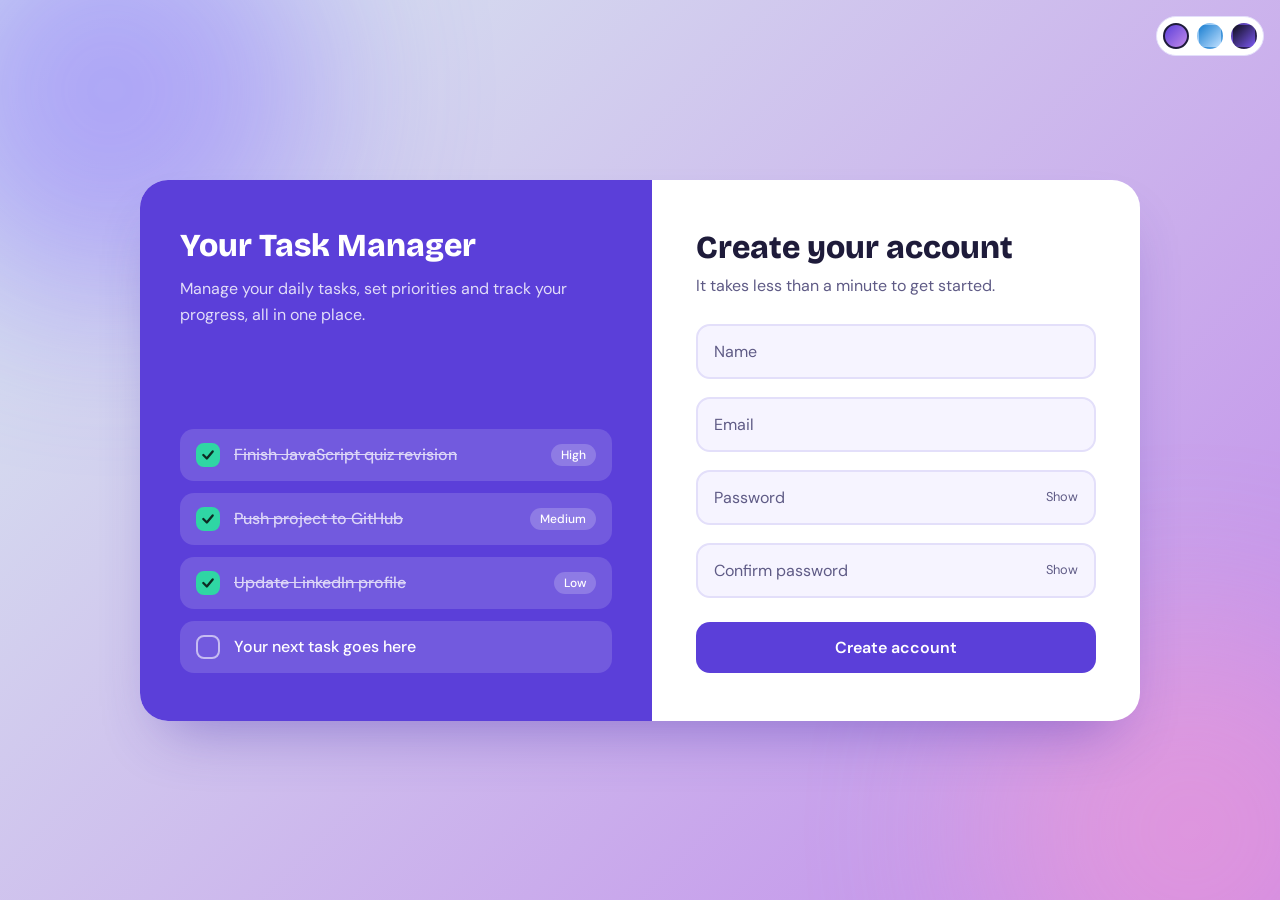
<file: index.html>
<!DOCTYPE html>
<html lang="en">
<head>
<meta charset="UTF-8">
<meta name="viewport" content="width=device-width, initial-scale=1">
<title>Task Manager - Sign Up</title>
<link rel="preconnect" href="https://fonts.googleapis.com">
<link href="https://fonts.googleapis.com/css2?family=Bricolage+Grotesque:wght@600;800&family=DM+Sans:wght@400;500&display=swap" rel="stylesheet">
<link rel="stylesheet" href="theme.css">
<script src="theme.js"></script>
<style>
  * { box-sizing: border-box; margin: 0; padding: 0; }
  body {
    font-family: "DM Sans", system-ui, sans-serif;
    min-height: 100vh;
    display: grid; place-items: center; padding: 24px;
  }
  h1, h2 { font-family: "Bricolage Grotesque", "Segoe UI", sans-serif; }

  .card {
    width: min(1000px, 100%); display: grid; grid-template-columns: 1.05fr 1fr;
    background: var(--card); border-radius: 28px; overflow: hidden;
    box-shadow: 0 30px 60px -25px var(--shadow);
    animation: cardIn .7s cubic-bezier(.2,.8,.2,1) both;
  }
  @keyframes cardIn { from { opacity: 0; transform: translateY(24px) scale(.98); } to { opacity: 1; transform: none; } }

  .board {
    background: var(--accent); color: var(--on-accent); padding: 48px 40px;
    display: flex; flex-direction: column; justify-content: space-between; gap: 32px;
  }
  .board h2 { font-size: 2rem; line-height: 1.15; font-weight: 800; }
  .board p { color: rgba(255,255,255,.82); margin-top: 12px; line-height: 1.6; max-width: 36ch; }

  .tasks { list-style: none; display: grid; gap: 12px; }
  .tasks li {
    display: flex; align-items: center; gap: 14px;
    background: rgba(255,255,255,.14); border-radius: 14px; padding: 14px 16px; font-weight: 500;
  }
  .tick { width: 24px; height: 24px; flex: none; border: 2px solid rgba(255,255,255,.6); border-radius: 8px; display: grid; place-items: center; }
  .tick svg { width: 14px; height: 14px; stroke: #0d2b22; opacity: 0; }
  .tag { margin-left: auto; font-size: .75rem; font-style: normal; background: rgba(255,255,255,.2); padding: 3px 10px; border-radius: 99px; }
  .tasks li.auto .tick { animation: fillTick .4s forwards; }
  .tasks li.auto .tick svg { animation: showTick .4s forwards; }
  .tasks li.auto span.txt { animation: strike .4s forwards; }
  .tasks li:nth-child(1).auto * { animation-delay: .9s; }
  .tasks li:nth-child(2).auto * { animation-delay: 1.7s; }
  .tasks li:nth-child(3).auto * { animation-delay: 2.5s; }
  @keyframes fillTick { to { background: var(--mint); border-color: var(--mint); } }
  @keyframes showTick { to { opacity: 1; } }
  @keyframes strike { to { text-decoration: line-through; opacity: .75; } }

  .form-side { padding: 48px 44px; display: flex; flex-direction: column; justify-content: center; }
  .form-side h1 { font-size: 2rem; font-weight: 800; }
  .sub { color: var(--muted); margin: 8px 0 28px; }

  .field { position: relative; margin-bottom: 18px; }
  .field input {
    width: 100%; padding: 22px 16px 8px; border: 2px solid var(--line); border-radius: 14px;
    font: inherit; color: var(--ink); background: var(--soft);
    transition: border-color .2s, background-color .2s, box-shadow .2s;
  }
  .field label { position: absolute; left: 18px; top: 17px; color: var(--muted); pointer-events: none; transition: all .15s; }
  .field input:focus { outline: none; border-color: var(--accent); background: var(--card); box-shadow: 0 0 0 4px color-mix(in srgb, var(--accent) 18%, transparent); }
  .field input:focus + label, .field input:not(:placeholder-shown) + label { top: 6px; font-size: .72rem; color: var(--accent); }
  .field.bad input { border-color: var(--high); }
  .field .msg { display: none; color: var(--high); font-size: .8rem; margin: 6px 4px 0; }
  .field.bad .msg { display: block; animation: shake .35s; }
  @keyframes shake { 25% { transform: translateX(-4px); } 75% { transform: translateX(4px); } }

  .eye { position: absolute; right: 12px; top: 14px; background: none; border: 0; cursor: pointer; color: var(--muted); font: inherit; font-size: .8rem; padding: 4px 6px; }
  .eye:focus-visible, .go:focus-visible { outline: 3px solid var(--mint); outline-offset: 2px; }

  .go {
    width: 100%; margin-top: 6px; padding: 15px; border: 0; border-radius: 14px;
    background: var(--accent); color: var(--on-accent); font: 600 1rem "DM Sans", sans-serif; cursor: pointer;
    transition: background-color .2s, transform .15s, box-shadow .2s;
  }
  .go:hover { background: var(--accent-hover); transform: translateY(-2px); box-shadow: 0 10px 20px -8px var(--shadow); }
  .go:active { transform: scale(.98); }

  @media (max-width: 800px) {
    .card { grid-template-columns: 1fr; }
    .board { padding: 32px 24px; order: 2; }
    .form-side { padding: 32px 24px; order: 1; }
  }
  @media (prefers-reduced-motion: reduce) {
    .card { animation: none; }
    .tasks li.auto * { animation-duration: .01s; animation-delay: 0s !important; }
  }
</style>
</head>
<body>

<!-- Theme chunnain: Default / Light / Dark -->
<div class="theme-switch floating" role="group" aria-label="Choose theme">
  <button type="button" data-theme-btn="default" title="Default (purple)" aria-label="Default purple theme" style="--sw: linear-gradient(135deg,#5b3fd9,#c28aea)"></button>
  <button type="button" data-theme-btn="light" title="Light (sky blue)" aria-label="Light theme" style="--sw: linear-gradient(135deg,#1b7fd1,#bfe0ff)"></button>
  <button type="button" data-theme-btn="dark" title="Dark" aria-label="Dark theme" style="--sw: linear-gradient(135deg,#0f0d1c,#7a58f0)"></button>
</div>

<main class="card">
  <section class="board" aria-label="About Your Task Manager">
    <div>
      <h2>Your Task Manager</h2>
      <p>Manage your daily tasks, set priorities and track your progress, all in one place.</p>
    </div>
    <ul class="tasks">
      <li class="auto"><span class="tick"><svg viewBox="0 0 24 24" fill="none" stroke-width="4" stroke-linecap="round" stroke-linejoin="round"><path d="M4 12l6 6L20 6"/></svg></span><span class="txt">Finish JavaScript quiz revision</span><em class="tag">High</em></li>
      <li class="auto"><span class="tick"><svg viewBox="0 0 24 24" fill="none" stroke-width="4" stroke-linecap="round" stroke-linejoin="round"><path d="M4 12l6 6L20 6"/></svg></span><span class="txt">Push project to GitHub</span><em class="tag">Medium</em></li>
      <li class="auto"><span class="tick"><svg viewBox="0 0 24 24" fill="none" stroke-width="4" stroke-linecap="round" stroke-linejoin="round"><path d="M4 12l6 6L20 6"/></svg></span><span class="txt">Update LinkedIn profile</span><em class="tag">Low</em></li>
      <li><span class="tick"></span><span>Your next task goes here</span></li>
    </ul>
  </section>

  <section class="form-side">
    <h1>Create your account</h1>
    <p class="sub">It takes less than a minute to get started.</p>

    <form id="signupForm" novalidate>
      <div class="field" id="f-name">
        <input type="text" id="username" placeholder=" " autocomplete="name">
        <label for="username">Name</label>
        <div class="msg">Please enter your name.</div>
      </div>
      <div class="field" id="f-email">
        <input type="email" id="email" placeholder=" " autocomplete="email">
        <label for="email">Email</label>
        <div class="msg">Enter a valid email, like name@example.com.</div>
      </div>
      <div class="field" id="f-pass">
        <input type="password" id="password" placeholder=" " autocomplete="new-password">
        <label for="password">Password</label>
        <button type="button" class="eye" data-target="password">Show</button>
        <div class="msg">Use at least 6 characters.</div>
      </div>
      <div class="field" id="f-repass">
        <input type="password" id="re-password" placeholder=" " autocomplete="new-password">
        <label for="re-password">Confirm password</label>
        <button type="button" class="eye" data-target="re-password">Show</button>
        <div class="msg">Passwords do not match.</div>
      </div>
      <button type="submit" class="go">Create account</button>
    </form>
  </section>
</main>

<script>
  // show / hide password
  document.querySelectorAll(".eye").forEach(function (btn) {
    btn.addEventListener("click", function () {
      var input = document.getElementById(btn.dataset.target);
      var show = input.type === "password";
      input.type = show ? "text" : "password";
      btn.textContent = show ? "Hide" : "Show";
    });
  });

  function setBad(id, bad) {
    document.getElementById(id).classList.toggle("bad", bad);
    return !bad;
  }

  function signUp(e) {
    e.preventDefault();

    var name = document.getElementById("username").value.trim();
    var email = document.getElementById("email").value.trim();
    var password = document.getElementById("password").value;
    var rePassword = document.getElementById("re-password").value;

    var a = setBad("f-name", name === "");
    var b = setBad("f-email", !/^[^\s@]+@[^\s@]+\.[^\s@]+$/.test(email));
    var c = setBad("f-pass", password.length < 6);
    var d = setBad("f-repass", rePassword === "" || password !== rePassword);

    if (!(a && b && c && d)) return;

    // same localStorage keys as before, dashboard reads 'Username'
    localStorage.setItem("Username", name);
    localStorage.setItem("Email", email);
    localStorage.setItem("Password", password);

    window.location.href = "dashboard.html";
  }

  document.getElementById("signupForm").addEventListener("submit", signUp);
</script>
</body>
</html>
</file>
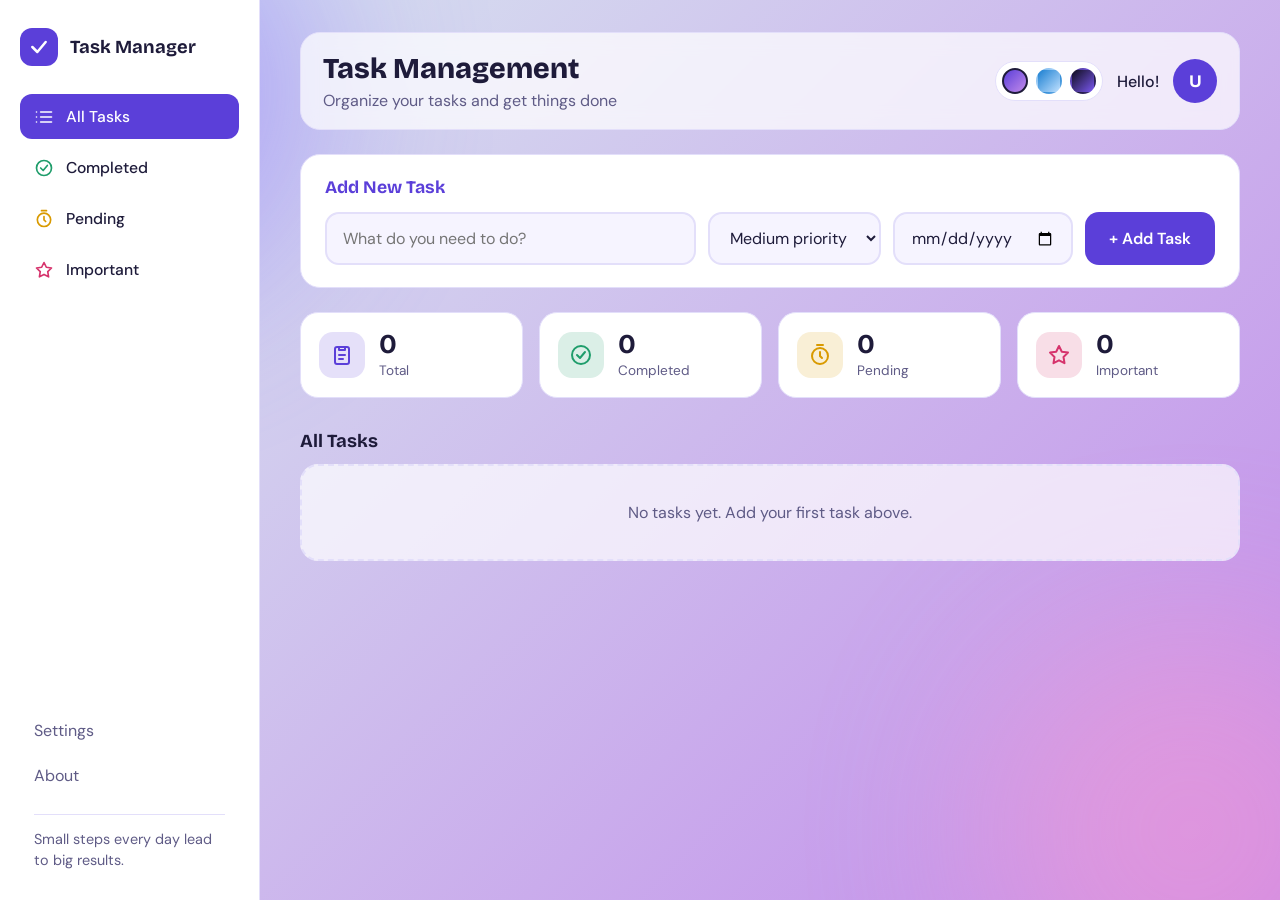
<file: dashboard.html>
<!DOCTYPE html>
<html lang="en">
<head>
<meta charset="UTF-8">
<meta name="viewport" content="width=device-width, initial-scale=1">
<title>Task Manager - Dashboard</title>
<link rel="preconnect" href="https://fonts.googleapis.com">
<link href="https://fonts.googleapis.com/css2?family=Bricolage+Grotesque:wght@600;800&family=DM+Sans:wght@400;500&display=swap" rel="stylesheet">
<link rel="stylesheet" href="theme.css">
<link rel="stylesheet" href="style.css">
<script src="theme.js"></script>
</head>
<body>

<div class="app">

  <!-- ===== Sidebar ===== -->
  <aside class="sidebar">
    <div class="brand">
      <span class="logo">
        <svg viewBox="0 0 24 24" fill="none" stroke="#fff" stroke-width="3" stroke-linecap="round" stroke-linejoin="round"><path d="M4 12l6 6L20 6"/></svg>
      </span>
      <strong>Task Manager</strong>
    </div>

    <nav class="nav" aria-label="Task filters">
      <button class="nav-item active" data-filter="all">
        <svg viewBox="0 0 24 24" fill="none" stroke="currentColor" stroke-width="2" stroke-linecap="round"><path d="M8 6h13M8 12h13M8 18h13M3 6h.01M3 12h.01M3 18h.01"/></svg>
        All Tasks
      </button>
      <button class="nav-item" data-filter="completed">
        <svg viewBox="0 0 24 24" fill="none" stroke="#1f9d6b" stroke-width="2" stroke-linecap="round" stroke-linejoin="round"><circle cx="12" cy="12" r="9"/><path d="M8 12l3 3 5-6"/></svg>
        Completed
      </button>
      <button class="nav-item" data-filter="pending">
        <svg viewBox="0 0 24 24" fill="none" stroke="#d99a00" stroke-width="2" stroke-linecap="round"><circle cx="12" cy="13" r="8"/><path d="M12 9v4l2 2M9 2h6"/></svg>
        Pending
      </button>
      <button class="nav-item" data-filter="important">
        <svg viewBox="0 0 24 24" fill="none" stroke="#d6336c" stroke-width="2" stroke-linejoin="round"><path d="M12 3l2.8 5.7 6.2.9-4.5 4.4 1 6.2L12 17.3 6.5 20.2l1-6.2L3 9.6l6.2-.9z"/></svg>
        Important
      </button>
    </nav>

    <div class="side-bottom">
      <div class="nav-static">Settings</div>
      <div class="nav-static">About</div>
      <p class="quote">Small steps every day lead to big results.</p>
    </div>
  </aside>

  <!-- ===== Main ===== -->
  <main class="content">

    <header class="topbar">
      <div>
        <h1>Task Management</h1>
        <p>Organize your tasks and get things done</p>
      </div>
      <div class="user">
        <div class="theme-switch" role="group" aria-label="Choose theme">
          <button type="button" data-theme-btn="default" title="Default (purple)" aria-label="Default purple theme" style="--sw: linear-gradient(135deg,#5b3fd9,#c28aea)"></button>
          <button type="button" data-theme-btn="light" title="Light (sky blue)" aria-label="Light theme" style="--sw: linear-gradient(135deg,#1b7fd1,#bfe0ff)"></button>
          <button type="button" data-theme-btn="dark" title="Dark" aria-label="Dark theme" style="--sw: linear-gradient(135deg,#0f0d1c,#7a58f0)"></button>
        </div>
        <span id="display-name">Hello!</span>
        <button id="name-avatar" type="button" class="name-badge" aria-label="Your profile">U</button>
      </div>
    </header>

    <!-- Add task -->
    <section class="task" aria-label="Add a new task">
      <h2 id="text">Add New Task</h2>
      <div class="second">
        <input type="text" placeholder="What do you need to do?" id="add-task" aria-label="Task description">
        <select id="select-priority" aria-label="Priority">
          <option value="High">High priority</option>
          <option value="Medium" selected>Medium priority</option>
          <option value="Low">Low priority</option>
        </select>
        <input type="date" id="task-date" class="task-date" aria-label="Due date">
        <button class="task-btn" onclick="addTask()">+ Add Task</button>
      </div>
    </section>

    <!-- Counters -->
    <section class="boxes" aria-label="Task summary">
      <div class="stat total-task">
        <span class="stat-icon" style="--c:#5b3fd9"><svg viewBox="0 0 24 24" fill="none" stroke="currentColor" stroke-width="2" stroke-linecap="round" stroke-linejoin="round"><rect x="5" y="4" width="14" height="17" rx="2"/><path d="M9 4h6v3H9zM9 12h6M9 16h4"/></svg></span>
        <div><h1 id="total-counter">0</h1><span>Total</span></div>
      </div>
      <div class="stat completed">
        <span class="stat-icon" style="--c:#1f9d6b"><svg viewBox="0 0 24 24" fill="none" stroke="currentColor" stroke-width="2" stroke-linecap="round" stroke-linejoin="round"><circle cx="12" cy="12" r="9"/><path d="M8 12l3 3 5-6"/></svg></span>
        <div><h1 id="completed-counter">0</h1><span>Completed</span></div>
      </div>
      <div class="stat pending">
        <span class="stat-icon" style="--c:#d99a00"><svg viewBox="0 0 24 24" fill="none" stroke="currentColor" stroke-width="2" stroke-linecap="round"><circle cx="12" cy="13" r="8"/><path d="M12 9v4l2 2M9 2h6"/></svg></span>
        <div><h1 id="pending-counter">0</h1><span>Pending</span></div>
      </div>
      <div class="stat important">
        <span class="stat-icon" style="--c:#d6336c"><svg viewBox="0 0 24 24" fill="none" stroke="currentColor" stroke-width="2" stroke-linejoin="round"><path d="M12 3l2.8 5.7 6.2.9-4.5 4.4 1 6.2L12 17.3 6.5 20.2l1-6.2L3 9.6l6.2-.9z"/></svg></span>
        <div><h1 id="important-counter">0</h1><span>Important</span></div>
      </div>
    </section>

    <!-- Task list -->
    <h2 class="list-title" id="list-title">All Tasks</h2>
    <div id="task-list-container"></div>

  </main>
</div>

<div class="toast-wrap" id="toast-wrap" aria-live="polite"></div>

<script src="app.js"></script>
</body>
</html>
</file>
<file: theme.css>
/* =========================================================
   theme.css - dono pages (index + dashboard) mein use hoti hai
   3 themes: default (purple), light (sky blue), dark
   Naya theme banana ho to bas ek naya [data-theme="..."] block add karo
   ========================================================= */

/* ---------- 1) DEFAULT (purple) ---------- */
:root,
[data-theme="default"] {
    --bg1: #d9ecf0;
    --bg2: #c28aea;
    --bg3: #f0bcc0;
    --blob1: #7c5cff;
    --blob2: #ff9ccf;

    --ink: #1e1b3a;
    --muted: #5f5b86;
    --card: #ffffff;
    --soft: #f6f4ff;
    --line: #e3dffa;

    --accent: #5b3fd9;
    --accent-hover: #3d27a8;
    --on-accent: #ffffff;

    --mint: #2fd6a4;
    --high: #d6336c;
    --medium: #e08a00;
    --low: #3b82f6;
    --shadow: rgba(61, 39, 168, .45);
}

/* ---------- 2) LIGHT (sky blue) ---------- */
[data-theme="light"] {
    --bg1: #e4f3ff;
    --bg2: #bfe0ff;
    --bg3: #e6f8ee;
    --blob1: #5db3ff;
    --blob2: #9be8c8;

    --ink: #0f2740;
    --muted: #4f6b88;
    --card: #ffffff;
    --soft: #f0f8ff;
    --line: #d3e6f7;

    --accent: #1b7fd1;
    --accent-hover: #135f9e;
    --on-accent: #ffffff;

    --shadow: rgba(27, 127, 209, .4);
}

/* ---------- 3) DARK ---------- */
[data-theme="dark"] {
    --bg1: #0f0d1c;
    --bg2: #261b52;
    --bg3: #0f1c33;
    --blob1: #6a4cff;
    --blob2: #1fb8a0;

    --ink: #eeeaff;
    --muted: #a8a3cf;
    --card: #1b1830;
    --soft: #262240;
    --line: #38325e;

    --accent: #7a58f0;
    --accent-hover: #9170ff;
    --on-accent: #ffffff;

    --high: #ff5c93;
    --medium: #ffb02e;
    --low: #6aa5ff;
    --shadow: rgba(0, 0, 0, .6);
}

/* ---------- animated background (colour shift) ---------- */
html { min-height: 100%; }

body {
    background: linear-gradient(135deg, var(--bg1), var(--bg2), var(--bg3), var(--bg1));
    background-size: 300% 300%;
    animation: bgShift 16s ease-in-out infinite;
    color: var(--ink);
}

@keyframes bgShift {
    0%   { background-position: 0% 50%; }
    50%  { background-position: 100% 50%; }
    100% { background-position: 0% 50%; }
}

/* do blurry colour blobs jo halka sa tairtay hain */
body::before,
body::after {
    content: "";
    position: fixed;
    z-index: -1;
    width: 420px;
    height: 420px;
    border-radius: 50%;
    filter: blur(90px);
    opacity: .45;
    pointer-events: none;
}
body::before { background: var(--blob1); top: -120px; left: -100px; animation: floatA 20s ease-in-out infinite alternate; }
body::after  { background: var(--blob2); bottom: -140px; right: -120px; animation: floatB 24s ease-in-out infinite alternate; }

@keyframes floatA { to { transform: translate(35vw, 30vh) scale(1.2); } }
@keyframes floatB { to { transform: translate(-30vw, -25vh) scale(1.15); } }

/* ---------- theme switcher ---------- */
.theme-switch {
    display: inline-flex;
    gap: 8px;
    padding: 6px;
    background: var(--card);
    border: 1px solid var(--line);
    border-radius: 99px;
}
.theme-switch.floating { position: fixed; top: 16px; right: 16px; z-index: 20; }

.theme-switch button {
    width: 26px;
    height: 26px;
    border-radius: 50%;
    border: 2px solid transparent;
    background: var(--sw);
    cursor: pointer;
    transition: transform .15s;
}
.theme-switch button:hover { transform: scale(1.15); }
.theme-switch button.active { border-color: var(--ink); }
.theme-switch button:focus-visible { outline: 3px solid var(--mint); outline-offset: 2px; }

/* theme badalte waqt smooth change */
.card, .sidebar, .task, .stat, .task-row, .topbar, .second input, .second select,
.field input, .nav-item, .theme-switch, .empty {
    transition: background-color .35s, color .35s, border-color .35s;
}

@media (prefers-reduced-motion: reduce) {
    body, body::before, body::after { animation: none; }
}
</file>
<file: style.css>
/* Colors theme.css se aate hain (variables). Yahan sirf dashboard ka layout hai. */

* { box-sizing: border-box; margin: 0; padding: 0; }

body {
    font-family: "DM Sans", system-ui, sans-serif;
}

h1, h2 { font-family: "Bricolage Grotesque", "Segoe UI", sans-serif; }

.app { display: grid; grid-template-columns: 260px 1fr; min-height: 100vh; }

/* ---------- sidebar ---------- */
.sidebar {
    background: var(--card);
    border-right: 1px solid var(--line);
    padding: 28px 20px;
    display: flex;
    flex-direction: column;
    gap: 28px;
    position: sticky;
    top: 0;
    height: 100vh;
    animation: slideRight .6s cubic-bezier(.2,.8,.2,1) both;
}
@keyframes slideRight { from { opacity: 0; transform: translateX(-30px); } to { opacity: 1; transform: none; } }

.brand { display: flex; align-items: center; gap: 12px; font-family: "Bricolage Grotesque", sans-serif; font-size: 1.15rem; }
.logo { width: 38px; height: 38px; border-radius: 12px; background: var(--accent); display: grid; place-items: center; }
.logo svg { width: 20px; height: 20px; }

.nav { display: grid; gap: 6px; }
.nav-item {
    display: flex; align-items: center; gap: 12px;
    padding: 12px 14px;
    border: 0; border-radius: 12px;
    background: none; color: var(--ink);
    font: 500 .98rem "DM Sans", sans-serif;
    cursor: pointer; text-align: left;
    transition: background-color .2s, transform .2s;
}
.nav-item svg { width: 20px; height: 20px; flex: none; }
.nav-item:hover { background: var(--soft); transform: translateX(4px); }
.nav-item.active { background: var(--accent); color: var(--on-accent); }
.nav-item.active svg { stroke: var(--on-accent); }
.nav-item:focus-visible, .task-btn:focus-visible, .icon-btn:focus-visible, .check:focus-visible {
    outline: 3px solid var(--mint); outline-offset: 2px;
}

.side-bottom { margin-top: auto; display: grid; gap: 4px; }
.nav-static { padding: 10px 14px; color: var(--muted); }
.quote { margin: 14px 14px 0; padding-top: 14px; border-top: 1px solid var(--line); color: var(--muted); font-size: .9rem; line-height: 1.5; }

/* ---------- content ---------- */
.content { padding: 32px 40px 60px; max-width: 1100px; width: 100%; }

.topbar {
    display: flex; justify-content: space-between; align-items: center; gap: 16px; flex-wrap: wrap;
    margin-bottom: 24px;
    background: color-mix(in srgb, var(--card) 72%, transparent);
    backdrop-filter: blur(10px);
    border: 1px solid var(--line);
    border-radius: 20px;
    padding: 18px 22px;
    animation: fadeUp .6s .1s cubic-bezier(.2,.8,.2,1) both;
}
.topbar h1 { font-size: 1.8rem; font-weight: 800; }
.topbar p { color: var(--muted); margin-top: 4px; }
.user { display: flex; align-items: center; gap: 14px; font-weight: 500; }
.name-badge {
    width: 44px; height: 44px; border-radius: 50%; border: 0;
    background: var(--accent); color: var(--on-accent);
    font: 700 1.1rem "Bricolage Grotesque", sans-serif;
}

@keyframes fadeUp { from { opacity: 0; transform: translateY(18px); } to { opacity: 1; transform: none; } }

/* add task card */
.task {
    background: var(--card); border: 1px solid var(--line); border-radius: 20px; padding: 22px 24px;
    animation: fadeUp .6s .2s cubic-bezier(.2,.8,.2,1) both;
}
.task h2 { font-size: 1.1rem; color: var(--accent); margin-bottom: 14px; }
.second { display: flex; flex-wrap: wrap; gap: 12px; }
.second input, .second select {
    padding: 13px 16px; border: 2px solid var(--line); border-radius: 14px;
    font: inherit; color: var(--ink); background: var(--soft);
}
.second input:focus, .second select:focus {
    outline: none; border-color: var(--accent); background: var(--card);
    box-shadow: 0 0 0 4px color-mix(in srgb, var(--accent) 18%, transparent);
}
#add-task { flex: 1 1 260px; }
.task-btn {
    padding: 13px 24px; border: 0; border-radius: 14px;
    background: var(--accent); color: var(--on-accent); font: 600 1rem "DM Sans", sans-serif;
    cursor: pointer; transition: background-color .2s, transform .15s, box-shadow .2s;
}
.task-btn:hover { background: var(--accent-hover); transform: translateY(-2px); box-shadow: 0 10px 20px -8px var(--shadow); }
.task-btn:active { transform: scale(.97); }

/* counters */
.boxes { display: grid; grid-template-columns: repeat(4, 1fr); gap: 16px; margin: 24px 0 32px; }
.stat {
    display: flex; align-items: center; gap: 14px;
    background: var(--card); border: 1px solid var(--line); border-radius: 18px; padding: 18px;
    animation: popIn .5s cubic-bezier(.2,.8,.2,1) both;
    transition: transform .2s, box-shadow .2s, background-color .35s;
}
.stat:nth-child(1) { animation-delay: .3s; }
.stat:nth-child(2) { animation-delay: .4s; }
.stat:nth-child(3) { animation-delay: .5s; }
.stat:nth-child(4) { animation-delay: .6s; }
.stat:hover { transform: translateY(-4px); box-shadow: 0 14px 24px -14px var(--shadow); }
@keyframes popIn { from { opacity: 0; transform: scale(.9) translateY(10px); } to { opacity: 1; transform: none; } }

.stat-icon {
    width: 46px; height: 46px; border-radius: 14px; flex: none;
    display: grid; place-items: center;
    color: var(--c); background: color-mix(in srgb, var(--c) 16%, var(--card));
}
.stat-icon svg { width: 24px; height: 24px; }
.stat > div { display: flex; flex-direction: column; gap: 4px; }
.stat h1 { font-size: 1.7rem; line-height: 1; align-self: flex-start; }
.stat > div > span { color: var(--muted); font-size: .85rem; }
.stat h1.bump { animation: bump .45s; }
@keyframes bump { 40% { transform: scale(1.35); color: var(--accent); } }

/* task list */
.list-title { font-size: 1.15rem; margin-bottom: 12px; }

.task-row {
    display: flex; justify-content: space-between; align-items: center; gap: 16px;
    background: var(--card); border: 1px solid var(--line);
    border-left: 6px solid var(--edge);
    border-radius: 16px; padding: 14px 18px; margin-bottom: 10px;
    transition: transform .2s, box-shadow .2s, background-color .35s;
}
.task-row:hover { transform: translateX(4px); box-shadow: 0 10px 20px -14px var(--shadow); }
.task-row.new { animation: rowIn .55s cubic-bezier(.2,.8,.2,1); }
@keyframes rowIn {
    from { opacity: 0; transform: translateY(-14px) scale(.97); }
    60%  { box-shadow: 0 0 0 4px color-mix(in srgb, var(--mint) 45%, transparent); }
    to   { opacity: 1; transform: none; }
}
.task-main { display: flex; align-items: center; gap: 14px; min-width: 0; }
.check {
    width: 28px; height: 28px; flex: none; cursor: pointer;
    border: 2px solid var(--line); border-radius: 9px; background: var(--card);
    display: grid; place-items: center; font-size: .9rem; color: transparent;
    transition: transform .15s, background-color .2s;
}
.check:hover { transform: scale(1.12); }
.check.on { background: var(--mint); border-color: var(--mint); color: #0d2b22; }
.task-text { font-size: 1.05rem; font-weight: 500; overflow-wrap: anywhere; }
.task-text.done { text-decoration: line-through; color: var(--muted); }
.task-meta { color: var(--muted); font-size: .85rem; margin-top: 3px; }
.task-meta strong { color: var(--edge); }

.task-actions { display: flex; gap: 6px; flex: none; }
.icon-btn {
    border: 0; background: none; cursor: pointer; padding: 8px 12px; border-radius: 10px;
    font: 500 .9rem "DM Sans", sans-serif; transition: background-color .2s;
}
.icon-btn.edit { color: var(--accent); }
.icon-btn.del { color: var(--high); }
.icon-btn:hover { background: var(--soft); }

.empty {
    text-align: center; color: var(--muted);
    background: color-mix(in srgb, var(--card) 70%, transparent);
    border: 2px dashed var(--line); border-radius: 18px; padding: 36px 16px;
}

/* ---------- success popup (toast) ---------- */
.toast-wrap {
    position: fixed; right: 24px; bottom: 24px; z-index: 50;
    display: grid; gap: 10px; pointer-events: none;
}
.toast {
    display: flex; align-items: center; gap: 12px;
    min-width: 260px; max-width: 360px;
    background: var(--card); color: var(--ink);
    border: 1px solid var(--line); border-left: 6px solid var(--mint);
    border-radius: 14px; padding: 14px 16px;
    box-shadow: 0 18px 34px -12px var(--shadow);
    animation: toastIn .45s cubic-bezier(.2,.9,.3,1.2) both;
    position: relative; overflow: hidden;
}
.toast.out { animation: toastOut .3s forwards; }
.toast-icon {
    width: 28px; height: 28px; border-radius: 50%; flex: none;
    background: var(--mint); color: #0d2b22; display: grid; place-items: center; font-weight: 800;
}
.toast strong { display: block; font-size: .95rem; }
.toast small { color: var(--muted); overflow-wrap: anywhere; }
.toast::after {  /* neechay chhoti progress bar */
    content: ""; position: absolute; left: 0; bottom: 0; height: 3px; width: 100%;
    background: var(--mint); transform-origin: left; animation: toastBar 2.6s linear forwards;
}
@keyframes toastIn { from { opacity: 0; transform: translateX(60px); } to { opacity: 1; transform: none; } }
@keyframes toastOut { to { opacity: 0; transform: translateX(60px); } }
@keyframes toastBar { to { transform: scaleX(0); } }

/* ---------- mobile ---------- */
@media (max-width: 900px) {
    .app { grid-template-columns: 1fr; }
    .sidebar { position: static; height: auto; flex-direction: column; gap: 16px; padding: 18px; border-right: 0; border-bottom: 1px solid var(--line); }
    .nav { grid-template-columns: repeat(2, 1fr); }
    .side-bottom { display: none; }
    .content { padding: 22px 18px 48px; }
    .boxes { grid-template-columns: repeat(2, 1fr); }
}
@media (max-width: 520px) {
    .task-row { flex-direction: column; align-items: flex-start; }
    .toast-wrap { left: 16px; right: 16px; bottom: 16px; }
    .toast { max-width: none; }
}
@media (prefers-reduced-motion: reduce) {
    .sidebar, .topbar, .task, .stat, .task-row.new, .toast, .toast::after { animation-duration: .01s; animation-delay: 0s !important; }
}
</file>
